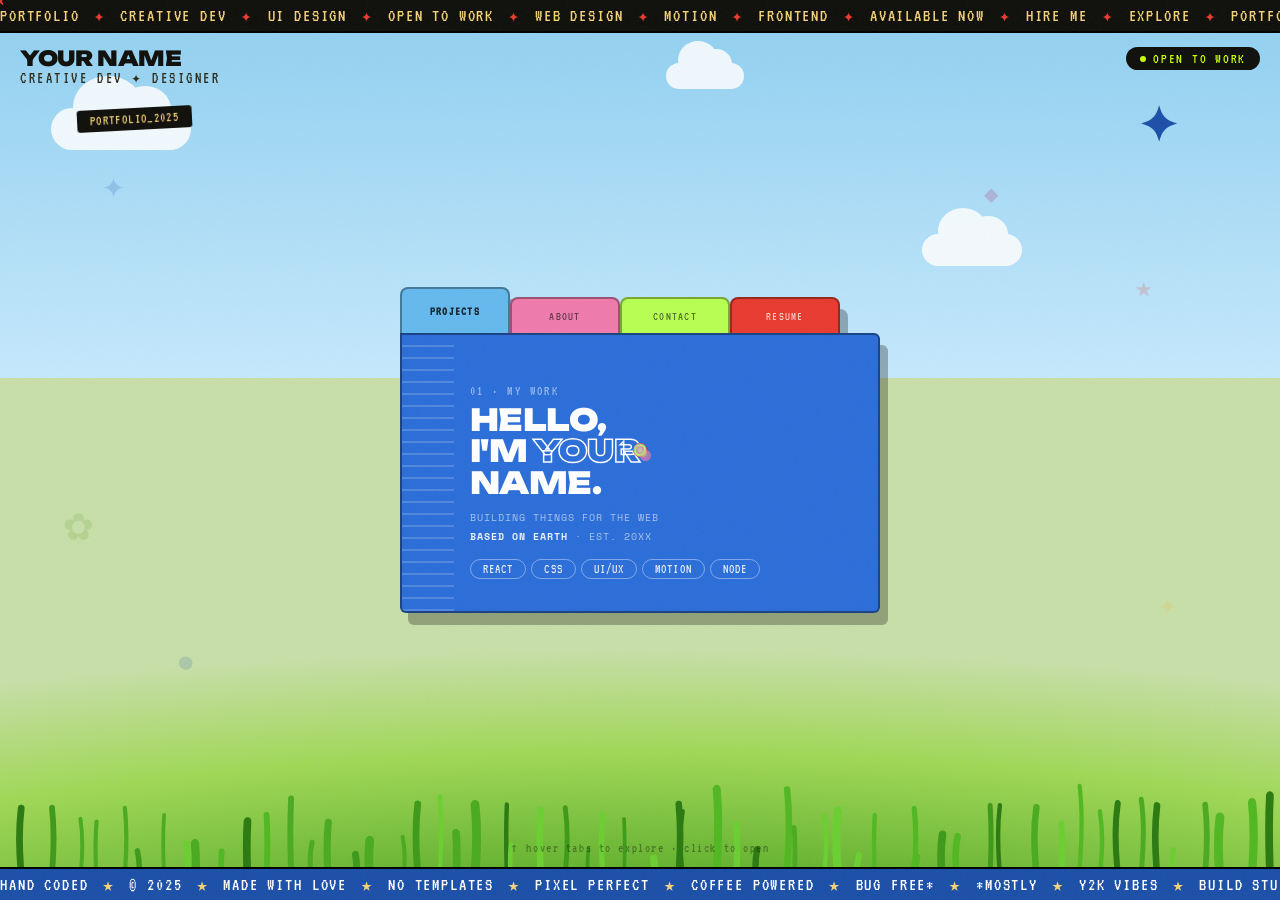
<file: index.html>
<!DOCTYPE html>
<html lang="en">
<head>
<meta charset="UTF-8"/>
<meta name="viewport" content="width=device-width, initial-scale=1.0"/>
<title>Portfolio ✦</title>
<link rel="icon" type="image/x-icon" href="assets/favicon.ico">
<link href="https://fonts.googleapis.com/css2?family=Archivo+Black&family=Space+Mono:ital,wght@0,400;0,700;1,400&family=VT323&family=Unbounded:wght@400;700;900&display=swap" rel="stylesheet"/>
<script src="https://cdnjs.cloudflare.com/ajax/libs/gsap/3.12.5/gsap.min.js"></script>
<link rel="stylesheet" href="styles/styles.css">
</head>
<body>
 
<!-- GRAIN -->
<div id="grain"></div>
 
<!-- CUSTOM CURSOR -->
<div id="cursor">
  <svg viewBox="0 0 24 24" fill="none" xmlns="http://www.w3.org/2000/svg">
    <path d="M12 2L13.5 9.5L21 8L15 13.5L18.5 21L12 16.5L5.5 21L9 13.5L3 8L10.5 9.5Z"
      fill="#e83a2f" stroke="#0e0e0a" stroke-width="1.5"/>
  </svg>
</div>
 
<!-- SCENE BG -->
<div class="scene-bg">
  <div class="sky-layer" id="sky"></div>
  <div class="grass-layer"></div>
  <div class="cloud c1"></div>
  <div class="cloud c2"></div>
  <div class="cloud c3"></div>
</div>
 
<!-- SVG GRASS BLADES -->
<svg id="grass-svg" viewBox="0 0 1440 120" preserveAspectRatio="none" xmlns="http://www.w3.org/2000/svg">
  <!-- generate many blades via script -->
</svg>
 
<!-- FLOATING DOODLES (parallax) -->
<div class="doodle" id="d1" style="font-size:2.4rem;color:#1a4fa8;opacity:0.18;top:18%;left:8%;">✦</div>
<div class="doodle" id="d2" style="font-size:1.8rem;color:#e83a2f;opacity:0.2;top:30%;right:10%;">★</div>
<div class="doodle" id="d3" style="font-size:3rem;color:#3d8a00;opacity:0.14;top:55%;left:5%;">✿</div>
<div class="doodle" id="d4" style="font-size:1.5rem;color:#b5256e;opacity:0.22;top:20%;right:22%;">◆</div>
<div class="doodle" id="d5" style="font-size:2rem;color:#e8b84b;opacity:0.2;top:65%;right:8%;">✦</div>
<div class="doodle" id="d6" style="font-size:1.4rem;color:#1a4fa8;opacity:0.16;top:72%;left:14%;">●</div>
 
<!-- TOP MARQUEE -->
<div class="marquee-wrap">
  <div class="marquee-track" id="top-track"></div>
</div>
 
<div class="main">
  <div class="name-stamp">
    <div class="n1">YOUR NAME</div>
    <div class="n2">CREATIVE DEV ✦ DESIGNER</div>
  </div>
  <div class="status-chip"><span class="dot"></span>OPEN TO WORK</div>
 
  <div class="sticker stk-spin">✦</div>
  <div class="sticker stk-tag">PORTFOLIO_2025</div>
 
  <!-- FOLDER STACK -->
  <div class="folder-stack" id="folder-stack">
    <div class="tab-row" id="tab-row">
      <div class="tab tab-projects active" data-tab="projects"><span class="tab-label">PROJECTS</span></div>
      <div class="tab tab-about"    data-tab="about">   <span class="tab-label">ABOUT</span></div>
      <div class="tab tab-contact"  data-tab="contact"> <span class="tab-label">CONTACT</span></div>
      <div class="tab tab-resume"   data-tab="resume">  <span class="tab-label">RESUME</span></div>
    </div>
 
    <div class="folder-body active-projects" id="folder-body">
 
      <div class="panel active" data-panel="projects">
        <span class="panel-tag">01 · MY WORK</span>
        <div class="panel-title">HELLO,<br/>I'M <span class="inv">YOUR</span><br/>NAME.</div>
        <p class="panel-sub">BUILDING THINGS FOR THE WEB<br/><b>BASED ON EARTH</b> · EST. 20XX</p>
        <div class="panel-badges">
          <span class="panel-badge">REACT</span>
          <span class="panel-badge">CSS</span>
          <span class="panel-badge">UI/UX</span>
          <span class="panel-badge">MOTION</span>
          <span class="panel-badge">NODE</span>
        </div>
      </div>
 
      <div class="panel" data-panel="about">
        <div class="wip-stamp">COMING SOON</div>
        <span class="panel-tag">02 · ABOUT ME</span>
        <div class="panel-title">WHO<br/>AM <span class="inv">I?</span></div>
        <p class="panel-sub">DESIGNER · DEVELOPER · HUMAN<br/><b>PAGE UNDER CONSTRUCTION</b></p>
      </div>
 
      <div class="panel" data-panel="contact">
        <div class="wip-stamp">COMING SOON</div>
        <span class="panel-tag">03 · CONTACT</span>
        <div class="panel-title">SAY<br/><span class="inv">HELLO</span></div>
        <p class="panel-sub">DROP ME A LINE ANYTIME<br/><b>PAGE UNDER CONSTRUCTION</b></p>
      </div>
 
      <div class="panel" data-panel="resume">
        <div class="wip-stamp">COMING SOON</div>
        <span class="panel-tag">04 · RESUME</span>
        <div class="panel-title">MY<br/><span class="inv">CV</span></div>
        <p class="panel-sub">EXPERIENCE · SKILLS · EDUCATION<br/><b>PAGE UNDER CONSTRUCTION</b></p>
      </div>
 
    </div>
  </div>
 
  <div class="sticker stk-hint">↑ hover tabs to explore · click to open</div>
</div>
 
<!-- BOTTOM MARQUEE -->
<div class="marquee-wrap bot">
  <div class="marquee-track" id="bot-track"></div>
</div>
 
<script>
/* ── MOBILE DETECTION ── */
const isMobile = () => {
  return window.matchMedia('(hover: none) and (pointer: coarse)').matches ||
         window.innerWidth < 768;
};

/* ═══════════════════════════════
   MARQUEE
═══════════════════════════════ */
const topItems = ['PORTFOLIO','CREATIVE DEV','UI DESIGN','OPEN TO WORK','WEB DESIGN','MOTION','FRONTEND','AVAILABLE NOW','HIRE ME','EXPLORE'];
const botItems = ['HAND CODED','© 2025','MADE WITH LOVE','NO TEMPLATES','PIXEL PERFECT','COFFEE POWERED','BUG FREE*','*MOSTLY','Y2K VIBES','BUILD STUFF'];
function buildTrack(items, star) {
  return (items.map(t =>
    `<span class="marquee-item"><span class="t">${t}</span><span class="s">${star}</span></span>`
  ).join('')).repeat(2);
}
document.getElementById('top-track').innerHTML = buildTrack(topItems,'✦');
document.getElementById('bot-track').innerHTML  = buildTrack(botItems,'★');
 
/* ═══════════════════════════════
   GRASS BLADES SVG
═══════════════════════════════ */
(function buildGrass() {
  const svg = document.getElementById('grass-svg');
  const count = 60;
  const colors = ['#2a7a10','#3d9a18','#50b820','#6acf30','#4aaa20'];
  let html = '';
  for (let i = 0; i < count; i++) {
    const x     = (i / count) * 1440 + Math.random() * 20;
    const h     = 40 + Math.random() * 70;
    const w     = 4 + Math.random() * 6;
    const color = colors[Math.floor(Math.random() * colors.length)];
    const delay = (Math.random() * 3).toFixed(2);
    const dur   = (2.5 + Math.random() * 2).toFixed(2);
    const bend  = (Math.random() > 0.5 ? 1 : -1) * (3 + Math.random() * 8);
    html += `<path class="blade" d="M${x},120 Q${x + bend},${120 - h * 0.6} ${x + bend * 0.4},${120 - h}"
      stroke="${color}" stroke-width="${w}" fill="none" stroke-linecap="round"
      style="animation-delay:${delay}s;animation-duration:${dur}s;transform-origin:${x}px 120px"/>`;
  }
  svg.innerHTML = html;
})();

/* ═══════════════════════════════
   CUSTOM CURSOR (Desktop Only)
═══════════════════════════════ */
if (!isMobile()) {
  const cursor = document.getElementById('cursor');
  let mx = window.innerWidth/2, my = window.innerHeight/2;

  document.addEventListener('mousemove', e => {
    mx = e.clientX; my = e.clientY;
    gsap.to(cursor, { x: mx, y: my, duration: 0.12, ease: 'power2.out' });
  });

  /* ═══════════════════════════════
     CURSOR TRAIL (Desktop Only)
  ═══════════════════════════════ */
  const TRAIL_COUNT = 12;
  const trailColors = ['#e83a2f','#f5d278','#5ba8d8','#b8ff50','#f07aad','#ffffff'];
  const trailDots = [];

  for (let i = 0; i < TRAIL_COUNT; i++) {
    const dot = document.createElement('div');
    dot.className = 'trail-dot';
    const size = 14 - i * 0.8;
    dot.style.cssText = `width:${size}px;height:${size}px;background:${trailColors[i % trailColors.length]};opacity:${0.9 - i * 0.06};`;
    document.body.appendChild(dot);
    trailDots.push({ el: dot, x: mx, y: my });
  }

  function animateTrail() {
    let lx = mx, ly = my;
    trailDots.forEach((t, i) => {
      const speed = 0.28 - i * 0.015;
      t.x += (lx - t.x) * speed;
      t.y += (ly - t.y) * speed;
      gsap.set(t.el, { x: t.x, y: t.y });
      lx = t.x; ly = t.y;
    });
    requestAnimationFrame(animateTrail);
  }
  animateTrail();

  /* cursor scale on hover interactive elements */
  document.querySelectorAll('.tab, .panel-badge, .marquee-wrap, .name-stamp, .status-chip').forEach(el => {
    el.addEventListener('mouseenter', () => gsap.to(cursor, { scale: 1.8, duration: 0.2 }));
    el.addEventListener('mouseleave', () => gsap.to(cursor, { scale: 1,   duration: 0.2 }));
  });
}

/* ═══════════════════════════════
   PARALLAX DOODLES
═══════════════════════════════ */
const doodles = [
  { el: document.getElementById('d1'), sx: 0.018, sy: 0.012 },
  { el: document.getElementById('d2'), sx:-0.022, sy: 0.015 },
  { el: document.getElementById('d3'), sx: 0.012, sy:-0.018 },
  { el: document.getElementById('d4'), sx:-0.016, sy: 0.010 },
  { el: document.getElementById('d5'), sx: 0.020, sy:-0.012 },
  { el: document.getElementById('d6'), sx:-0.010, sy: 0.020 },
];
let px = 0, py = 0;
document.addEventListener('mousemove', e => {
  px = e.clientX - window.innerWidth  / 2;
  py = e.clientY - window.innerHeight / 2;
});
(function animateDoodles() {
  doodles.forEach(d => {
    gsap.to(d.el, {
      x: px * d.sx * 40,
      y: py * d.sy * 40,
      duration: 1.8, ease: 'power1.out'
    });
  });
  requestAnimationFrame(animateDoodles);
})();
 
/* ═══════════════════════════════
   FOLDER STACK MOUSE TILT
═══════════════════════════════ */
const stack = document.getElementById('folder-stack');
stack.addEventListener('mousemove', e => {
  const r   = stack.getBoundingClientRect();
  const rx  = ((e.clientX - r.left) / r.width  - 0.5) * 6;
  const ry  = ((e.clientY - r.top)  / r.height - 0.5) * -5;
  gsap.to(stack, { rotateY: rx, rotateX: ry, duration: 0.4, ease: 'power2.out', transformPerspective: 800 });
});
stack.addEventListener('mouseleave', () => {
  gsap.to(stack, { rotateY: 0, rotateX: 0, duration: 0.7, ease: 'elastic.out(1, 0.5)' });
});
 
/* ═══════════════════════════════
   SKY TINT ON TAB SWITCH
═══════════════════════════════ */
const skyTints = {
  projects: 'linear-gradient(180deg, #8ecff0 0%, #d0eeff 100%)',
  about:    'linear-gradient(180deg, #f8c0d8 0%, #fde8f0 100%)',
  contact:  'linear-gradient(180deg, #a8e8a0 0%, #d8f8d0 100%)',
  resume:   'linear-gradient(180deg, #f8a090 0%, #fdd8d0 100%)',
};
 
/* ═══════════════════════════════
   ENTRANCE ANIMATION
═══════════════════════════════ */
const tl = gsap.timeline({ defaults: { ease: 'power3.out' } });
tl.from('.cloud',       { opacity:0, duration:1.5, stagger:0.2 }, 0)
  .from('#grass-svg .blade', { scaleY:0, duration:1.2, stagger:0.01, ease:'back.out(1.4)', transformOrigin:'bottom center' }, 0.2)
  .from(doodles.map(d=>d.el), { scale:0, opacity:0, duration:0.5, stagger:0.08, ease:'back.out(2)' }, 0.3)
  .from('.name-stamp',  { x:-40,  opacity:0, duration:0.7 }, 0.3)
  .from('.status-chip', { x:40,   opacity:0, duration:0.7 }, 0.3)
  .from('.stk-tag',     { scale:0, opacity:0, duration:0.5, ease:'back.out(2)' }, 0.5)
  .from('.stk-spin',    { scale:0, opacity:0, duration:0.5, ease:'back.out(2)' }, 0.6)
  .from('.tab',         { y:-30, opacity:0, duration:0.5, stagger:0.1, ease:'back.out(1.6)' }, 0.65)
  .from('.folder-body', { y:50, opacity:0, duration:0.7, ease:'back.out(1.3)' }, 0.75)
  .from('.stk-hint',    { opacity:0, duration:0.6 }, 1.2);
 
/* ═══════════════════════════════
   TABS
═══════════════════════════════ */
const tabs   = document.querySelectorAll('.tab');
const panels = document.querySelectorAll('.panel');
const body   = document.getElementById('folder-body');
const tabRow = document.getElementById('tab-row');
const sky    = document.getElementById('sky');
 
gsap.set(document.querySelector('.panel[data-panel="projects"]'), { opacity:1, y:0 });
 
let currentKey = 'projects';
 
function activateTab(key) {
  if (key === currentKey) return;
  currentKey = key;
 
  tabs.forEach(t => t.classList.remove('active'));
  const activeTab = document.querySelector(`.tab[data-tab="${key}"]`);
  if (activeTab) activeTab.classList.add('active');
 
  body.className = `folder-body active-${key}`;
 
  // folder wiggle
  gsap.fromTo(stack,
    { x: -4 },
    { x: 0, duration: 0.4, ease: 'elastic.out(1, 0.4)' }
  );
 
  // panel swap
  const outPanel = document.querySelector('.panel.active');
  const inPanel  = document.querySelector(`.panel[data-panel="${key}"]`);
  if (outPanel) { gsap.killTweensOf(outPanel); gsap.set(outPanel, { opacity:0, y:-10 }); outPanel.classList.remove('active'); }
  gsap.killTweensOf(inPanel);
  inPanel.classList.add('active');
  gsap.fromTo(inPanel, { opacity:0, y:18 }, { opacity:1, y:0, duration:0.4, ease:'power3.out' });
}
 
tabs.forEach(tab => tab.addEventListener('mouseenter', () => activateTab(tab.dataset.tab)));
tabRow.addEventListener('mouseleave', () => activateTab('projects'));
 
tabs.forEach(tab => {
  tab.addEventListener('click', () => {
    const hrefs = { about:'about.html', contact:'contact.html', resume:'resume.html' };
    if (hrefs[tab.dataset.tab]) {
      gsap.to('.folder-stack', {
        y:-20, opacity:0, duration:0.3, ease:'power2.in',
        onComplete: () => { window.location.href = hrefs[tab.dataset.tab]; }
      });
    }
  });
});
</script>

<script>
/* ═══════════════════════════════
   MOBILE SPECIFIC ENHANCEMENTS
═══════════════════════════════ */

/* Mobile touch feedback */
if (isMobile()) {
  /* Hide custom cursor elements */
  const cursor = document.getElementById('cursor');
  if (cursor) cursor.style.display = 'none';
  document.querySelectorAll('.trail-dot').forEach(d => d.remove());
  
  /* Add touch feedback to tabs and interactive elements */
  document.querySelectorAll('.tab, .panel-badge, .name-stamp, .status-chip').forEach(el => {
    el.addEventListener('touchstart', () => {
      gsap.to(el, { scale: 0.95, duration: 0.1 });
    });
    el.addEventListener('touchend', () => {
      gsap.to(el, { scale: 1, duration: 0.2, ease: 'back.out(1.5)' });
    });
  });
  
  /* Make hint text more visible on mobile */
  const hint = document.querySelector('.stk-hint');
  if (hint) {
    hint.textContent = 'Tap tabs to explore · Tap to open';
  }
}
</script>
</body>
</html>
</file>
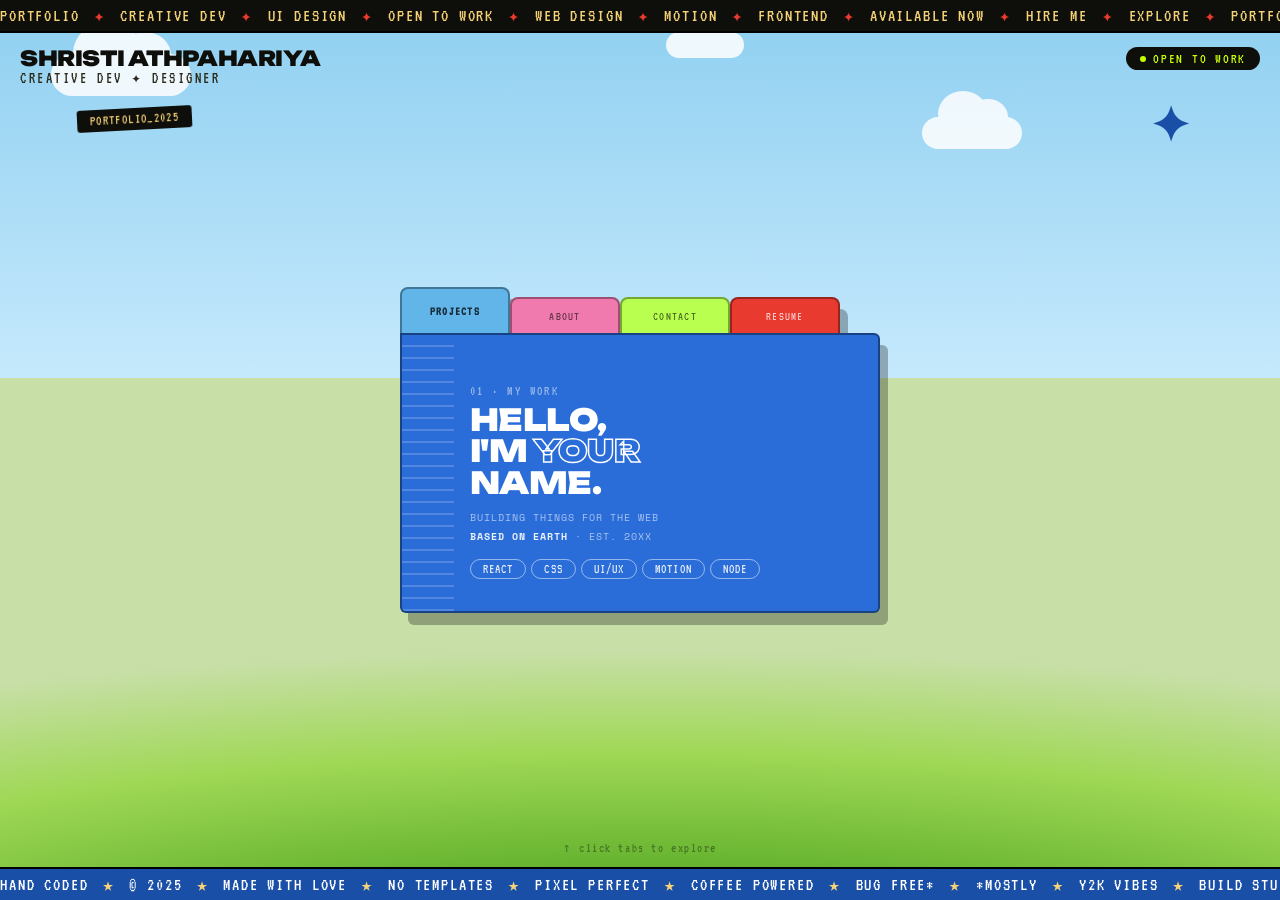
<file: main/index.html>
<!DOCTYPE html>
<html lang="en">
<head>
<meta charset="UTF-8"/>
<meta name="viewport" content="width=device-width, initial-scale=1.0"/>
<title>Portfolio ✦</title>
<link href="https://fonts.googleapis.com/css2?family=Archivo+Black&family=Space+Mono:ital,wght@0,400;0,700;1,400&family=VT323&family=Unbounded:wght@400;700;900&display=swap" rel="stylesheet"/>
<style>
  :root {
    --bg:          #c8dfa8;
    --sky1:        #8ecff0;
    --sky2:        #d0eeff;
    --grass1:      #3e8c18;
    --grass2:      #9fd855;
    --folder-bg:   #2a6dd9;
    --folder-dark: #1a4fa8;
    --cream:       #f5f0df;
    --text-dark:   #0e0e0a;
    --text-mid:    #2a2a1a;
    --tab-h:       36px;   /* height of the peeking tab */
    --tab-w:       110px;  /* width of each tab */
    --folder-w:    480px;
    --folder-h:    280px;
  }

  *, *::before, *::after { margin:0; padding:0; box-sizing:border-box; }

  body {
    font-family: 'Space Mono', monospace;
    height: 100vh;
    overflow: hidden;
    display: flex;
    flex-direction: column;
    position: relative;
  }

  /* ── SCENE ── */
  .scene-bg { position:fixed; inset:0; z-index:0; }
  .sky-layer {
    position:absolute; top:0; left:0; right:0; height:50%;
    background: linear-gradient(180deg, var(--sky1) 0%, var(--sky2) 100%);
  }
  .grass-layer {
    position:absolute; bottom:0; left:0; right:0; height:58%;
    background: radial-gradient(ellipse 140% 80% at 50% 120%,
      var(--grass1) 0%, #5aac28 28%, var(--grass2) 60%, var(--bg) 85%);
  }
  /* clouds */
  .cloud { position:absolute; background:#fff; border-radius:50px; opacity:.85; }
  .cloud::before,.cloud::after { content:''; position:absolute; background:#fff; border-radius:50%; }
  .c1 { width:140px; height:42px; top:12%; left:4%; animation:drift 28s linear infinite; }
  .c1::before { width:70px; height:62px; top:-32px; left:22px; }
  .c1::after  { width:52px; height:46px; top:-22px; left:68px; }
  .c2 { width:100px; height:32px; top:26%; left:72%; animation:drift 34s linear infinite 12s; }
  .c2::before { width:50px; height:46px; top:-26px; left:16px; }
  .c2::after  { width:40px; height:36px; top:-18px; left:46px; }
  .c3 { width:78px; height:26px; top:7%; left:52%; animation:drift 21s linear infinite 6s; }
  .c3::before { width:40px; height:38px; top:-22px; left:12px; }
  .c3::after  { width:32px; height:30px; top:-14px; left:36px; }
  @keyframes drift { from{transform:translateX(-200px)} to{transform:translateX(110vw)} }

  /* ── MARQUEE ── */
  .marquee-wrap {
    position:relative; z-index:10; overflow:hidden;
    background:#0e0e0a; border-bottom:2.5px solid #000; flex-shrink:0;
  }
  .marquee-wrap.bot {
    border-bottom:none; border-top:2.5px solid #000;
    background:#1a4fa8;
  }
  .marquee-track { display:flex; width:max-content; animation:mscroll 22s linear infinite; }
  .marquee-wrap.bot .marquee-track { animation-direction:reverse; animation-duration:17s; }
  @keyframes mscroll { from{transform:translateX(0)} to{transform:translateX(-50%)} }
  .marquee-item {
    display:inline-flex; align-items:center;
    font-family:'VT323',monospace; font-size:1.15rem;
    letter-spacing:.1em; padding:5px 0; white-space:nowrap;
  }
  .marquee-item .t { color:#f5d278; }
  .marquee-wrap.bot .marquee-item .t { color:#fff; }
  .marquee-item .s { color:#e83a2f; padding:0 14px; }
  .marquee-wrap.bot .marquee-item .s { color:#f5d278; }

  /* ── MAIN AREA ── */
  .main {
    flex:1; position:relative; z-index:5;
    display:flex; align-items:center; justify-content:center;
    overflow:hidden; min-height:0;
  }

  /* corner labels */
  .name-stamp { position:absolute; top:14px; left:20px; z-index:20; line-height:1.1; }
  .name-stamp .n1 {
    font-family:'Unbounded',sans-serif; font-weight:900; font-size:1.3rem;
    color:var(--text-dark); letter-spacing:-.02em;
  }
  .name-stamp .n2 {
    font-family:'VT323',monospace; font-size:1rem;
    color:var(--text-mid); letter-spacing:.16em;
  }
  .status-chip {
    position:absolute; top:14px; right:20px; z-index:20;
    background:var(--text-dark); color:#c8ff00;
    font-family:'VT323',monospace; font-size:.9rem;
    padding:4px 14px; border-radius:99px; letter-spacing:.12em;
    display:flex; align-items:center; gap:7px;
  }
  .status-chip .dot {
    width:6px; height:6px; border-radius:50%; background:#c8ff00;
    animation:blink 1.6s ease-in-out infinite;
  }
  @keyframes blink { 0%,100%{opacity:1} 50%{opacity:.15} }

  /* ── FOLDER STACK ── */
  /*
   * Layout (inspired by the Panasonic / satellites images):
   * The folder stack is a single block.
   * Each sub-tab sits ABOVE the main folder body, staggered horizontally.
   * The main folder body is below all tabs.
   * When a tab is hovered the tab highlights and we swap the main body content.
   */
  .folder-stack {
    position: relative;
    width: var(--folder-w);
    /* total height = tab row + folder body */
    display: flex;
    flex-direction: column;
    filter: drop-shadow(8px 12px 0 rgba(0,0,0,0.28));
  }

  /* ── TAB ROW ── */
  .tab-row {
    display: flex;
    align-items: flex-end; /* tabs rest on top of folder body */
    gap: 0;
    position: relative;
    z-index: 2;
  }

  .tab {
    width: var(--tab-w);
    height: var(--tab-h);
    border-radius: 8px 8px 0 0;
    border: 2px solid rgba(0,0,0,0.35);
    border-bottom: none;
    display: flex; align-items: center; justify-content: center;
    cursor: pointer;
    transition: height .25s ease, filter .2s;
    position: relative;
    flex-shrink: 0;
    user-select: none;
  }
  /* active tab is taller */
  .tab.active { height: calc(var(--tab-h) + 10px); filter: brightness(1.08); }
  /* tiny inner label */
  .tab-label {
    font-family: 'VT323', monospace;
    font-size: .78rem;
    letter-spacing: .1em;
    color: rgba(0,0,0,0.55);
    text-transform: uppercase;
    pointer-events: none;
    white-space: nowrap;
  }
  .tab.active .tab-label { color: rgba(0,0,0,0.75); font-weight:700; }

  /* tab colors */
  .tab-projects { background: #5ba8d8; }
  .tab-about    { background: #f07aad; }
  .tab-contact  { background: #b8ff50; }
  .tab-resume   { background: #e83a2f; }
  .tab-resume .tab-label { color: rgba(255,255,255,0.7); }
  .tab-resume.active .tab-label { color: #fff; }

  /* ── FOLDER BODY ── */
  .folder-body {
    width: 100%;
    height: var(--folder-h);
    background: var(--folder-bg);
    border: 2.5px solid rgba(0,0,0,0.4);
    border-radius: 0 6px 6px 6px;
    position: relative;
    z-index: 1;
    overflow: hidden;
  }

  /* lined texture */
  .folder-body::before {
    content:''; position:absolute; left:0; top:0; bottom:0; width:52px;
    background: repeating-linear-gradient(
      180deg,
      rgba(255,255,255,0) 0px, rgba(255,255,255,0) 10px,
      rgba(255,255,255,0.18) 10px, rgba(255,255,255,0.18) 12px
    );
    pointer-events:none; z-index:1;
  }

  /* ── PANELS inside folder body ── */
  .panel {
    position: absolute; inset: 0;
    display: flex; flex-direction: column;
    justify-content: flex-end;
    padding: 28px 32px 32px 68px;
    opacity: 0;
    transition: opacity .3s ease;
    pointer-events: none;
  }
  .panel.active { opacity: 1; pointer-events: all; }

  .panel-tag {
    font-family: 'VT323', monospace;
    font-size: .85rem; letter-spacing: .18em;
    color: rgba(255,255,255,0.5);
    text-transform: uppercase; margin-bottom: 6px;
  }
  .panel-title {
    font-family: 'Unbounded', sans-serif;
    font-weight: 900; font-size: 1.9rem;
    color: #fff; line-height: 1.05;
    letter-spacing: -.02em;
  }
  .panel-title .inv {
    color: transparent;
    -webkit-text-stroke: 1.5px #fff;
  }
  .panel-sub {
    font-family: 'Space Mono', monospace;
    font-size: .62rem; color: rgba(255,255,255,0.6);
    letter-spacing: .1em; line-height: 1.9;
    margin-top: 10px;
  }
  .panel-sub b { color: rgba(255,255,255,0.9); }
  .panel-badges {
    display: flex; flex-wrap: wrap; gap: 5px; margin-top: 12px;
  }
  .panel-badge {
    font-family: 'VT323', monospace; font-size: .85rem;
    padding: 2px 12px;
    border: 1.5px solid rgba(255,255,255,0.5);
    border-radius: 99px; color: rgba(255,255,255,0.85);
    letter-spacing: .08em;
  }

  /* folder body bg tints per active tab */
  .folder-body.active-projects { background: #2a6dd9; }
  .folder-body.active-about    { background: #b5256e; }
  .folder-body.active-contact  { background: #3d8a00; }
  .folder-body.active-resume   { background: #a01a10; }
  .folder-body { transition: background .3s ease; }

  /* WIP overlay for non-home panels */
  .wip-stamp {
    position: absolute; top: 50%; left: 50%;
    transform: translate(-50%, -50%) rotate(-12deg);
    font-family: 'Archivo Black', sans-serif;
    font-size: 3.5rem; letter-spacing: .15em;
    color: rgba(255,255,255,0.12);
    border: 6px solid rgba(255,255,255,0.12);
    padding: 8px 18px; border-radius: 6px;
    white-space: nowrap; pointer-events: none;
    text-transform: uppercase;
  }

  /* ── STICKERS ── */
  .sticker { position:absolute; z-index:20; pointer-events:none; user-select:none; }
  .stk-spin {
    top:8%; right:7%;
    font-family:'Unbounded',sans-serif; font-weight:900;
    font-size:3rem; color:#1a4fa8; line-height:1;
    animation:spin-slow 14s linear infinite;
  }
  @keyframes spin-slow { to{transform:rotate(360deg)} }
  .stk-tag {
    top:9%; left:6%;
    background:var(--text-dark); color:#f5d278;
    font-family:'VT323',monospace; font-size:.85rem;
    padding:4px 13px; letter-spacing:.1em;
    border-radius:3px; transform:rotate(-3deg);
  }
  .stk-hint {
    font-family:'VT323',monospace; font-size:.82rem;
    color:rgba(14,14,10,.38); letter-spacing:.12em;
    white-space:nowrap;
    position:absolute; bottom:12px; left:50%; transform:translateX(-50%);
    z-index:20;
    animation:fade-hint 3.5s ease-in-out infinite 1.5s;
  }
  @keyframes fade-hint { 0%,100%{opacity:.38} 50%{opacity:.8} }
</style>
</head>
<body>

<div class="scene-bg">
  <div class="sky-layer">
    <div class="cloud c1"></div>
    <div class="cloud c2"></div>
    <div class="cloud c3"></div>
  </div>
  <div class="grass-layer"></div>
</div>

<!-- TOP MARQUEE -->
<div class="marquee-wrap">
  <div class="marquee-track" id="top-track"></div>
</div>

<div class="main">

  <div class="name-stamp">
    <div class="n1">SHRISTI ATHPAHARIYA</div>
    <div class="n2">CREATIVE DEV ✦ DESIGNER</div>
  </div>
  <div class="status-chip"><span class="dot"></span>OPEN TO WORK</div>

  <div class="sticker stk-spin">✦</div>
  <div class="sticker stk-tag">PORTFOLIO_2025</div>

  <!-- FOLDER STACK -->
  <div class="folder-stack">

    <!-- TABS -->
    <div class="tab-row">
      <div class="tab tab-projects active" data-tab="projects">
        <span class="tab-label">PROJECTS</span>
      </div>
      <div class="tab tab-about" data-tab="about">
        <span class="tab-label">ABOUT</span>
      </div>
      <div class="tab tab-contact" data-tab="contact">
        <span class="tab-label">CONTACT</span>
      </div>
      <div class="tab tab-resume" data-tab="resume">
        <span class="tab-label">RESUME</span>
      </div>
    </div>

    <!-- FOLDER BODY -->
    <div class="folder-body active-projects" id="folder-body">

      <!-- PANEL: Projects (home / default) -->
      <div class="panel active" data-panel="projects">
        <span class="panel-tag">01 · MY WORK</span>
        <div class="panel-title">HELLO,<br/>I'M <span class="inv">YOUR</span><br/>NAME.</div>
        <p class="panel-sub">
          BUILDING THINGS FOR THE WEB<br/>
          <b>BASED ON EARTH</b> · EST. 20XX
        </p>
        <div class="panel-badges">
          <span class="panel-badge">REACT</span>
          <span class="panel-badge">CSS</span>
          <span class="panel-badge">UI/UX</span>
          <span class="panel-badge">MOTION</span>
          <span class="panel-badge">NODE</span>
        </div>
      </div>

      <!-- PANEL: About -->
      <div class="panel" data-panel="about">
        <div class="wip-stamp">COMING SOON</div>
        <span class="panel-tag">02 · ABOUT ME</span>
        <div class="panel-title">WHO<br/>AM <span class="inv">I?</span></div>
        <p class="panel-sub">
          DESIGNER · DEVELOPER · HUMAN<br/>
          <b>PAGE UNDER CONSTRUCTION</b>
        </p>
      </div>

      <!-- PANEL: Contact -->
      <div class="panel" data-panel="contact">
        <div class="wip-stamp">COMING SOON</div>
        <span class="panel-tag">03 · CONTACT</span>
        <div class="panel-title">SAY<br/><span class="inv">HELLO</span></div>
        <p class="panel-sub">
          DROP ME A LINE ANYTIME<br/>
          <b>PAGE UNDER CONSTRUCTION</b>
        </p>
      </div>

      <!-- PANEL: Resume -->
      <div class="panel" data-panel="resume">
        <div class="wip-stamp">COMING SOON</div>
        <span class="panel-tag">04 · RESUME</span>
        <div class="panel-title">MY<br/><span class="inv">CV</span></div>
        <p class="panel-sub">
          EXPERIENCE · SKILLS · EDUCATION<br/>
          <b>PAGE UNDER CONSTRUCTION</b>
        </p>
      </div>

    </div><!-- /folder-body -->

  </div><!-- /folder-stack -->

  <div class="sticker stk-hint">↑ click tabs to explore</div>

</div><!-- /main -->

<!-- BOTTOM MARQUEE -->
<div class="marquee-wrap bot">
  <div class="marquee-track" id="bot-track"></div>
</div>

<script>
  /* ── MARQUEE ── */
  const topItems = ['PORTFOLIO','CREATIVE DEV','UI DESIGN','OPEN TO WORK','WEB DESIGN','MOTION','FRONTEND','AVAILABLE NOW','HIRE ME','EXPLORE'];
  const botItems = ['HAND CODED','© 2025','MADE WITH LOVE','NO TEMPLATES','PIXEL PERFECT','COFFEE POWERED','BUG FREE*','*MOSTLY','Y2K VIBES','BUILD STUFF'];
  function buildTrack(items, star) {
    return (items.map(t =>
      `<span class="marquee-item"><span class="t">${t}</span><span class="s">${star}</span></span>`
    ).join('')).repeat(2);
  }
  document.getElementById('top-track').innerHTML = buildTrack(topItems,'✦');
  document.getElementById('bot-track').innerHTML  = buildTrack(botItems,'★');

  /* ── TABS ── */
  const tabs    = document.querySelectorAll('.tab');
  const panels  = document.querySelectorAll('.panel');
  const body    = document.getElementById('folder-body');

  tabs.forEach(tab => {
    tab.addEventListener('click', () => {
      const key = tab.dataset.tab;

      // update tabs
      tabs.forEach(t => t.classList.remove('active'));
      tab.classList.add('active');

      // update folder body bg
      body.className = `folder-body active-${key}`;

      // update panels
      panels.forEach(p => p.classList.remove('active'));
      document.querySelector(`.panel[data-panel="${key}"]`).classList.add('active');
    });
  });
</script>
</body>
</html>
</file>
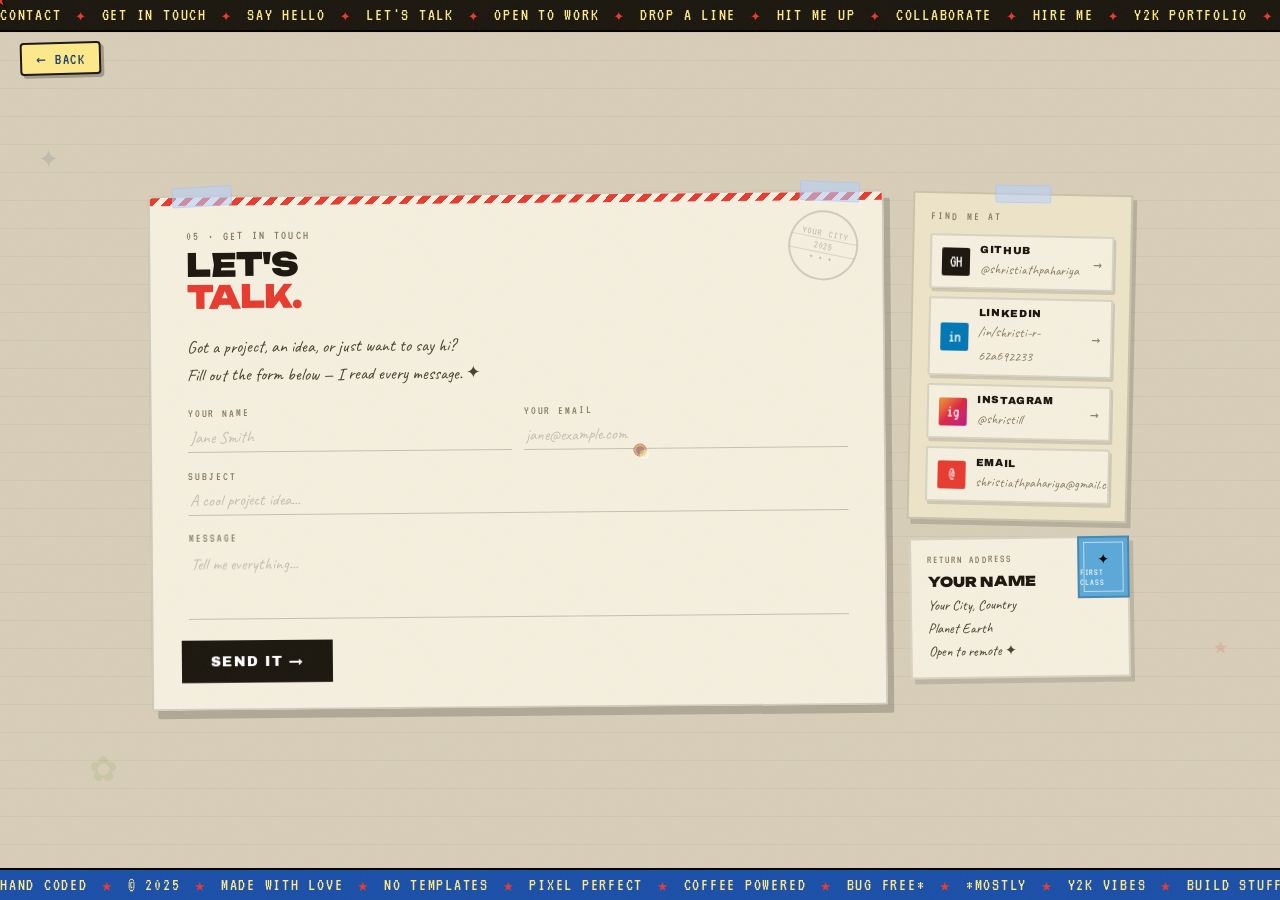
<file: contact.html>
<!DOCTYPE html>
<html lang="en">
<head>
<meta charset="UTF-8"/>
<meta name="viewport" content="width=device-width, initial-scale=1.0"/>
<title>Contact — Portfolio ✦</title>
<link rel="icon" type="image/png" href="/assets/favicon.ico"/>
<link href="https://fonts.googleapis.com/css2?family=Archivo+Black&family=Space+Mono:ital,wght@0,400;0,700;1,400&family=VT323&family=Unbounded:wght@400;700;900&family=Caveat:wght@400;600;700&display=swap" rel="stylesheet"/>
<script src="https://cdnjs.cloudflare.com/ajax/libs/gsap/3.12.5/gsap.min.js"></script>
<link rel="stylesheet" href="styles/contact.css"/>
</head>
<body>

<div id="grain"></div>
<div id="cursor">
  <svg viewBox="0 0 24 24" fill="none" xmlns="http://www.w3.org/2000/svg">
    <path d="M12 2L13.5 9.5L21 8L15 13.5L18.5 21L12 16.5L5.5 21L9 13.5L3 8L10.5 9.5Z" fill="#e83a2f" stroke="#0e0e0a" stroke-width="1.5"/>
  </svg>
</div>

<!-- doodles -->
<div class="doodle" id="d1" style="font-size:2.2rem;color:#1a3a6a;opacity:0.12;top:15%;left:3%;">✦</div>
<div class="doodle" id="d2" style="font-size:1.6rem;color:#e83a2f;opacity:0.15;top:70%;right:4%;">★</div>
<div class="doodle" id="d3" style="font-size:2.8rem;color:#3d8a00;opacity:0.1;bottom:12%;left:7%;">✿</div>

<!-- MARQUEE -->
<div class="marquee-wrap">
  <div class="marquee-track" id="m-track"></div>
</div>

<a class="back-btn" href="index.html">← BACK</a>

<div class="main">
  <div class="envelope-scene" id="scene">

    <!-- ── LETTER / FORM ── -->
    <div class="letter" id="letter">
      <div class="tape-strip tape-tl"></div>
      <div class="tape-strip tape-tr"></div>

      <div class="postmark">
        <span class="pm-city">YOUR CITY</span>
        <span class="pm-date">2025</span>
        <span class="pm-lines">✦ ✦ ✦</span>
      </div>

      <div class="letter-header">
        <span class="eyebrow">05 · GET IN TOUCH</span>
        <h1>LET'S<br/><span>TALK.</span></h1>
      </div>

      <p class="letter-greeting">
        Got a project, an idea, or just want to say hi?<br/>
        Fill out the form below — I read every message. ✦
      </p>

      <form class="form" id="contact-form" action="https://formsubmit.co/shristiathpahariya@gmail.com" method="POST">
        <input type="hidden" name="_subject" value="New Contact Form Submission">
        <input type="hidden" name="_captcha" value="false">
        <input type="hidden" name="_template" value="table">
        <div class="field-row">
          <div class="field">
            <label>Your Name</label>
            <input type="text" name="name" placeholder="Jane Smith" required/>
            <div class="field-underline"></div>
          </div>
          <div class="field">
            <label>Your Email</label>
            <input type="email" name="email" placeholder="jane@example.com" required/>
            <div class="field-underline"></div>
          </div>
        </div>
        <div class="field">
          <label>Subject</label>
          <input type="text" name="subject" placeholder="A cool project idea..." required/>
          <div class="field-underline"></div>
        </div>
        <div class="field">
          <label>Message</label>
          <textarea name="message" placeholder="Tell me everything..." required></textarea>
          <div class="field-underline"></div>
        </div>

        <div style="display:flex;align-items:center;gap:16px;flex-wrap:wrap;">
          <button type="submit" class="send-btn" id="send-btn"><span>SEND IT →</span></button>
          <div class="send-success" id="send-success">
            ✦ Message sent! I'll be in touch soon.
          </div>
        </div>
      </form>
    </div>

    <!-- ── SIDEBAR ── -->
    <div class="sidebar" id="sidebar">

      <!-- SOCIALS -->
      <div class="stamp-card">
        <div class="tape-strip" style="top:-10px;left:50%;transform:translateX(-50%);width:56px;height:18px;"></div>
        <span class="stamp-card-title">FIND ME AT</span>
        <div class="social-stamps">

          <a class="social-stamp gh" href="https://github.com/shristiathpahariya" target="_blank">
            <div class="stamp-icon">GH</div>
            <div class="stamp-info">
              <span class="stamp-name">GitHub</span>
              <span class="stamp-handle">@shristiathpahariya</span>
            </div>
            <span class="stamp-arrow">→</span>
          </a>

          <a class="social-stamp li" href="https://www.linkedin.com/in/shristi-r-62a692233/" target="_blank">
            <div class="stamp-icon">in</div>
            <div class="stamp-info">
              <span class="stamp-name">LinkedIn</span>
              <span class="stamp-handle">/in/shristi-r-62a692233</span>
            </div>
            <span class="stamp-arrow">→</span>
          </a>

          <a class="social-stamp ig" href="https://instagram.com/shristill" target="_blank">
            <div class="stamp-icon">ig</div>
            <div class="stamp-info">
              <span class="stamp-name">Instagram</span>
              <span class="stamp-handle">@shristill</span>
            </div>
            <span class="stamp-arrow">→</span>
          </a>

          <a class="social-stamp em" href="mailto:shristiathpahariya@gmail.com">
            <div class="stamp-icon">@</div>
            <div class="stamp-info">
              <span class="stamp-name">Email</span>
              <span class="stamp-handle">shristiathpahariya@gmail.com</span>
            </div>
            <span class="stamp-arrow">→</span>
          </a>

        </div>
      </div>

      <!-- ADDRESS -->
      <div class="address-card">
        <div class="postage">
          <div class="postage-inner">
            <span class="postage-emoji">✦</span>
            <span class="postage-val">FIRST CLASS</span>
          </div>
        </div>
        <span class="addr-label">RETURN ADDRESS</span>
        <div class="addr-name">YOUR NAME</div>
        <div class="addr-line">
          Your City, Country<br/>
          Planet Earth<br/>
          Open to remote ✦
        </div>
      </div>

    </div>
  </div>
</div>

<!-- BOTTOM MARQUEE -->
<div class="marquee-wrap" style="border-bottom:none;border-top:2.5px solid #000;background:#1a4fa8;">
  <div class="marquee-track" id="bot-track" style="animation-direction:reverse;animation-duration:17s;"></div>
</div>

<script>
/* ── MOBILE DETECTION ── */
const isMobile = () => {
  return window.matchMedia('(hover: none) and (pointer: coarse)').matches ||
         window.innerWidth < 768;
};

/* ── MARQUEE ── */
const topI = ['CONTACT','GET IN TOUCH','SAY HELLO','LET\'S TALK','OPEN TO WORK','DROP A LINE','HIT ME UP','COLLABORATE','HIRE ME','Y2K PORTFOLIO'];
const botI = ['HAND CODED','© 2025','MADE WITH LOVE','NO TEMPLATES','PIXEL PERFECT','COFFEE POWERED','BUG FREE*','*MOSTLY','Y2K VIBES','BUILD STUFF'];
function buildTrack(items, star) {
  return (items.map(t => `<span class="marquee-item"><span class="t">${t}</span><span class="s">${star}</span></span>`).join('')).repeat(2);
}
document.getElementById('m-track').innerHTML   = buildTrack(topI,'✦');
document.getElementById('bot-track').innerHTML = buildTrack(botI,'★');

/* ── CURSOR + TRAIL (Desktop Only) ── */
if (!isMobile()) {
  const cursor = document.getElementById('cursor');
  let mx = window.innerWidth/2, my = window.innerHeight/2;
  document.addEventListener('mousemove', e => {
    mx=e.clientX; my=e.clientY;
    gsap.to(cursor, { x:mx, y:my, duration:.12, ease:'power2.out' });
  });
  const TC=10, trailColors=['#e83a2f','#f5d278','#5ba8d8','#b8ff50','#f07aad','#fff'];
  const dots=[];
  for(let i=0;i<TC;i++){
    const d=document.createElement('div'); d.className='trail-dot';
    const sz=13-i*.9;
    d.style.cssText=`width:${sz}px;height:${sz}px;background:${trailColors[i%trailColors.length]};opacity:${.85-i*.07}`;
    document.body.appendChild(d); dots.push({el:d,x:mx,y:my});
  }
  (function trail(){
    let lx=mx,ly=my;
    dots.forEach((t,i)=>{ const s=.28-i*.018; t.x+=(lx-t.x)*s; t.y+=(ly-t.y)*s; gsap.set(t.el,{x:t.x,y:t.y}); lx=t.x;ly=t.y; });
    requestAnimationFrame(trail);
  })();
  document.querySelectorAll('.social-stamp,.send-btn,.back-btn,.field input,.field textarea').forEach(el=>{
    el.addEventListener('mouseenter',()=>gsap.to(cursor,{scale:1.7,duration:.2}));
    el.addEventListener('mouseleave',()=>gsap.to(cursor,{scale:1,duration:.2}));
  });

  /* ── PARALLAX DOODLES (Desktop Only) ── */
  const doodles=[
    {el:document.getElementById('d1'),sx:.018,sy:.012},
    {el:document.getElementById('d2'),sx:-.022,sy:.015},
    {el:document.getElementById('d3'),sx:.012,sy:-.018},
  ];
  let px=0,py=0;
  document.addEventListener('mousemove',e=>{ px=e.clientX-window.innerWidth/2; py=e.clientY-window.innerHeight/2; });
  (function animD(){
    doodles.forEach(d=>gsap.to(d.el,{x:px*d.sx*40,y:py*d.sy*40,duration:1.8,ease:'power1.out'}));
    requestAnimationFrame(animD);
  })();

  /* ── LETTER TILT ON MOUSE (Desktop Only) ── */
  const letter = document.getElementById('letter');
  letter.addEventListener('mousemove', e => {
    const r  = letter.getBoundingClientRect();
    const rx = ((e.clientX-r.left)/r.width  - .5) * 4;
    const ry = ((e.clientY-r.top) /r.height - .5) * -3;
    gsap.to(letter,{rotateY:rx,rotateX:ry,duration:.4,ease:'power2.out',transformPerspective:900});
  });
  letter.addEventListener('mouseleave',()=>{
    gsap.to(letter,{rotateY:0,rotateX:0,rotation:-.5,duration:.7,ease:'elastic.out(1,.5)'});
  });
}

/* ── ENTRANCE (Mobile Optimized) ── */
const tl = gsap.timeline({ defaults:{ ease:'power3.out' } });
tl.from('#letter',  { x:-60, opacity:0, rotation:-2, duration:.8, ease:'back.out(1.3)' }, .1)
  .from('.tape-strip', { scaleX:0, opacity:0, duration:.35, stagger:.08, ease:'back.out(1.8)' }, .7)
  .from('#sidebar > *', { x:40, opacity:0, duration:.6, stagger:.12, ease:'back.out(1.4)' }, .3)
  .from('.letter-header', { y:20, opacity:0, duration:.5 }, .6)
  .from('.letter-greeting', { y:15, opacity:0, duration:.5 }, .75)
  .from('.field', { y:12, opacity:0, duration:.4, stagger:.07 }, .85)
  .from('.send-btn', { scale:0, opacity:0, duration:.4, ease:'back.out(2)' }, 1.15);

/* ── SOCIAL STAMP HOVER (Desktop Only) ── */
if (!isMobile()) {
  document.querySelectorAll('.social-stamp').forEach(s=>{
    s.addEventListener('mouseenter',()=>gsap.to(s,{x:4,rotation:.5,duration:.2}));
    s.addEventListener('mouseleave',()=>gsap.to(s,{x:0,rotation:0,duration:.3,ease:'back.out(1.4)'}));
  });
}

/* ── TOUCH FEEDBACK (Mobile Only) ── */
if (isMobile()) {
  document.querySelectorAll('.social-stamp, .send-btn, .back-btn').forEach(el => {
    el.addEventListener('touchstart', () => {
      gsap.to(el, { scale: 0.95, duration: 0.1 });
    });
    el.addEventListener('touchend', () => {
      gsap.to(el, { scale: 1, duration: 0.2, ease: 'back.out(1.5)' });
    });
  });
}

/* ── FORM SUBMISSION ── */
document.getElementById('contact-form').addEventListener('submit', async (e) => {
  e.preventDefault();
  const form = e.target;
  const btn = document.getElementById('send-btn');
  const success = document.getElementById('send-success');
  
  // Animate button press
  gsap.to(btn, { scale:.95, duration:.1, yoyo:true, repeat:1 });
  
  // Submit via AJAX
  const formData = new FormData(form);
  const response = await fetch(form.action, {
    method: 'POST',
    body: formData,
    headers: { 'Accept': 'application/json' }
  });
  
  if (response.ok) {
    // Show success message
    btn.style.display='none';
    success.style.display='flex';
    gsap.from(success,{x:-10,opacity:0,duration:.4,ease:'back.out(1.8)'});
    form.reset();
  } else {
    alert('Oops! Something went wrong. Please try again.');
  }
});
</script>
</body>
</html>
</file>
<file: styles/styles.css>
:root {
    --bg:        #c8dfa8;
    --sky1:      #8ecff0;
    --sky2:      #d0eeff;
    --grass1:    #3e8c18;
    --grass2:    #9fd855;
    --folder-bg: #2a6dd9;
    --cream:     #f5f0df;
    --text-dark: #0e0e0a;
    --text-mid:  #2a2a1a;
    --tab-h:     36px;
    --tab-w:     110px;
    --folder-w:  480px;
    --folder-h:  280px;
  }
 
  *, *::before, *::after { margin:0; padding:0; box-sizing:border-box; }
 
  body {
    font-family: 'Space Mono', monospace;
    height: 100vh;
    overflow: hidden;
    display: flex;
    flex-direction: column;
    position: relative;
    cursor: none; /* hide default cursor — we have a custom one */
  }
 
  /* ── CUSTOM CURSOR ── */
  #cursor {
    position: fixed; z-index: 9999;
    width: 20px; height: 20px;
    pointer-events: none;
    transform: translate(-50%, -50%);
  }
  #cursor svg { width:100%; height:100%; }
 
  /* ── CURSOR TRAIL DOTS ── */
  .trail-dot {
    position: fixed; border-radius: 50%;
    pointer-events: none; z-index: 9998;
    transform: translate(-50%, -50%);
  }
 
  /* ── GRAIN OVERLAY ── */
  #grain {
    position: fixed; inset: 0; z-index: 9990;
    pointer-events: none;
    opacity: 0.055;
    background-image: url("data:image/svg+xml,%3Csvg viewBox='0 0 256 256' xmlns='http://www.w3.org/2000/svg'%3E%3Cfilter id='noise'%3E%3CfeTurbulence type='fractalNoise' baseFrequency='0.9' numOctaves='4' stitchTiles='stitch'/%3E%3C/filter%3E%3Crect width='100%25' height='100%25' filter='url(%23noise)'/%3E%3C/svg%3E");
    background-size: 200px 200px;
    animation: grain-shift 0.4s steps(1) infinite;
  }
  @keyframes grain-shift {
    0%  { background-position:   0%   0%; }
    20% { background-position:  40%  20%; }
    40% { background-position:  80%  60%; }
    60% { background-position:  20%  80%; }
    80% { background-position:  60%  40%; }
   100% { background-position: 100% 100%; }
  }
 
  /* ── SCENE ── */
  .scene-bg { position:fixed; inset:0; z-index:0; }
  .sky-layer {
    position:absolute; top:0; left:0; right:0; height:50%;
    background: linear-gradient(180deg, var(--sky1) 0%, var(--sky2) 100%);
    transition: background 1.2s ease;
  }
  .grass-layer {
    position:absolute; bottom:0; left:0; right:0; height:58%;
    background: radial-gradient(ellipse 140% 80% at 50% 120%,
      var(--grass1) 0%, #5aac28 28%, var(--grass2) 60%, var(--bg) 85%);
  }
 
  /* ── CLOUDS ── */
  .cloud { position:absolute; background:#fff; border-radius:50px; opacity:.85; }
  .cloud::before,.cloud::after { content:''; position:absolute; background:#fff; border-radius:50%; }
  .c1 { width:140px; height:42px; top:12%; left:4%; animation:drift 28s linear infinite; }
  .c1::before { width:70px; height:62px; top:-32px; left:22px; }
  .c1::after  { width:52px; height:46px; top:-22px; left:68px; }
  .c2 { width:100px; height:32px; top:26%; left:72%; animation:drift 34s linear infinite 12s; }
  .c2::before { width:50px; height:46px; top:-26px; left:16px; }
  .c2::after  { width:40px; height:36px; top:-18px; left:46px; }
  .c3 { width:78px; height:26px; top:7%; left:52%; animation:drift 21s linear infinite 6s; }
  .c3::before { width:40px; height:38px; top:-22px; left:12px; }
  .c3::after  { width:32px; height:30px; top:-14px; left:34px; }
  @keyframes drift { from{transform:translateX(-200px)} to{transform:translateX(110vw)} }
 
  /* ── SVG GRASS BLADES ── */
  #grass-svg {
    position: fixed; bottom: 0; left: 0; right: 0;
    z-index: 3; pointer-events: none;
    width: 100%; height: 120px;
  }
  .blade {
    transform-origin: bottom center;
    animation: sway 3s ease-in-out infinite;
  }
  @keyframes sway {
    0%,100% { transform: rotate(0deg); }
    50%     { transform: rotate(6deg); }
  }
 
  /* ── FLOATING DOODLES ── */
  .doodle {
    position: fixed; z-index: 4; pointer-events: none;
    font-family: 'VT323', monospace; font-weight: 900;
    user-select: none; will-change: transform;
  }
 
  /* ── MARQUEE ── */
  .marquee-wrap {
    position:relative; z-index:10; overflow:hidden;
    background:#0e0e0a; border-bottom:2.5px solid #000; flex-shrink:0;
  }
  .marquee-wrap.bot {
    border-bottom:none; border-top:2.5px solid #000;
    background:#1a4fa8;
  }
  .marquee-track { display:flex; width:max-content; animation:mscroll 22s linear infinite; }
  .marquee-wrap.bot .marquee-track { animation-direction:reverse; animation-duration:17s; }
  .marquee-wrap:hover .marquee-track { animation-duration: 6s; }
  @keyframes mscroll { from{transform:translateX(0)} to{transform:translateX(-50%)} }
  .marquee-item {
    display:inline-flex; align-items:center;
    font-family:'VT323',monospace; font-size:1.15rem;
    letter-spacing:.1em; padding:5px 0; white-space:nowrap;
  }
  .marquee-item .t { color:#f5d278; }
  .marquee-wrap.bot .marquee-item .t { color:#fff; }
  .marquee-item .s { color:#e83a2f; padding:0 14px; }
  .marquee-wrap.bot .marquee-item .s { color:#f5d278; }
 
  /* ── MAIN AREA ── */
  .main {
    flex:1; position:relative; z-index:5;
    display:flex; align-items:center; justify-content:center;
    overflow:hidden; min-height:0;
  }
 
  /* corner labels */
  .name-stamp { position:absolute; top:14px; left:20px; z-index:20; line-height:1.1; }
  .name-stamp .n1 {
    font-family:'Unbounded',sans-serif; font-weight:900; font-size:1.3rem;
    color:var(--text-dark); letter-spacing:-.02em;
  }
  .name-stamp .n2 {
    font-family:'VT323',monospace; font-size:1rem;
    color:var(--text-mid); letter-spacing:.16em;
  }
  .status-chip {
    position:absolute; top:14px; right:20px; z-index:20;
    background:var(--text-dark); color:#c8ff00;
    font-family:'VT323',monospace; font-size:.9rem;
    padding:4px 14px; border-radius:99px; letter-spacing:.12em;
    display:flex; align-items:center; gap:7px;
  }
  .status-chip .dot {
    width:6px; height:6px; border-radius:50%; background:#c8ff00;
    animation:blink 1.6s ease-in-out infinite;
  }
  @keyframes blink { 0%,100%{opacity:1} 50%{opacity:.15} }
 
  /* ── FOLDER STACK ── */
  .folder-stack {
    position: relative;
    width: var(--folder-w);
    display: flex; flex-direction: column;
    filter: drop-shadow(8px 12px 0 rgba(0,0,0,0.28));
    will-change: transform;
  }
 
  /* ── TAB ROW ── */
  .tab-row {
    display:flex; align-items:flex-end;
    gap:0; position:relative; z-index:2;
  }
  .tab {
    width:var(--tab-w); height:var(--tab-h);
    border-radius:8px 8px 0 0;
    border:2px solid rgba(0,0,0,0.35); border-bottom:none;
    display:flex; align-items:center; justify-content:center;
    cursor: none;
    transition: height .25s ease, filter .2s;
    position:relative; flex-shrink:0; user-select:none;
  }
  .tab.active { height:calc(var(--tab-h) + 10px); filter:brightness(1.1); }
  .tab-label {
    font-family:'VT323',monospace; font-size:.78rem;
    letter-spacing:.1em; color:rgba(0,0,0,0.55);
    text-transform:uppercase; pointer-events:none; white-space:nowrap;
  }
  .tab.active .tab-label { color:rgba(0,0,0,0.8); font-weight:700; }
  .tab-projects { background:#5ba8d8; }
  .tab-about    { background:#f07aad; }
  .tab-contact  { background:#b8ff50; }
  .tab-resume   { background:#e83a2f; }
  .tab-resume .tab-label { color:rgba(255,255,255,0.7); }
  .tab-resume.active .tab-label { color:#fff; }
 
  /* ── FOLDER BODY ── */
  .folder-body {
    width:100%; height:var(--folder-h);
    background:var(--folder-bg);
    border:2.5px solid rgba(0,0,0,0.4);
    border-radius:0 6px 6px 6px;
    position:relative; z-index:1; overflow:hidden;
    transition: background 0.5s ease;
  }
  .folder-body::before {
    content:''; position:absolute; left:0; top:0; bottom:0; width:52px;
    background: repeating-linear-gradient(
      180deg, rgba(255,255,255,0) 0px, rgba(255,255,255,0) 10px,
      rgba(255,255,255,0.18) 10px, rgba(255,255,255,0.18) 12px
    );
    pointer-events:none; z-index:1;
  }
 
  /* bg tints per active tab */
  .folder-body.active-projects { background:#2a6dd9; }
  .folder-body.active-about    { background:#b5256e; }
  .folder-body.active-contact  { background:#3d8a00; }
  .folder-body.active-resume   { background:#a01a10; }
 
  /* ── PANELS ── */
  .panel {
    position:absolute; inset:0;
    display:flex; flex-direction:column; justify-content:flex-end;
    padding:28px 32px 32px 68px;
    opacity:0; pointer-events:none;
  }
  .panel.active { pointer-events:all; }
  .panel-tag {
    font-family:'VT323',monospace; font-size:.85rem; letter-spacing:.18em;
    color:rgba(255,255,255,0.5); text-transform:uppercase; margin-bottom:6px;
  }
  .panel-title {
    font-family:'Unbounded',sans-serif; font-weight:900; font-size:1.9rem;
    color:#fff; line-height:1.05; letter-spacing:-.02em;
  }
  .panel-title .inv { color:transparent; -webkit-text-stroke:1.5px #fff; }
  .panel-sub {
    font-family:'Space Mono',monospace; font-size:.62rem;
    color:rgba(255,255,255,0.6); letter-spacing:.1em; line-height:1.9; margin-top:10px;
  }
  .panel-sub b { color:rgba(255,255,255,0.9); }
  .panel-badges { display:flex; flex-wrap:wrap; gap:5px; margin-top:12px; }
  .panel-badge {
    font-family:'VT323',monospace; font-size:.85rem;
    padding:2px 12px; border:1.5px solid rgba(255,255,255,0.4);
    border-radius:99px; color:rgba(255,255,255,0.85); letter-spacing:.08em;
    transition: background .2s, color .2s;
  }
  .panel-badge:hover { background:rgba(255,255,255,0.2); }
  .wip-stamp {
    position:absolute; top:50%; left:50%;
    transform:translate(-50%,-50%) rotate(-12deg);
    font-family:'Archivo Black',sans-serif; font-size:3.5rem;
    letter-spacing:.15em; color:rgba(255,255,255,0.1);
    border:6px solid rgba(255,255,255,0.1);
    padding:8px 18px; border-radius:6px;
    white-space:nowrap; pointer-events:none; text-transform:uppercase;
  }
 
  /* ── STICKERS ── */
  .sticker { position:absolute; z-index:20; pointer-events:none; user-select:none; will-change:transform; }
  .stk-spin {
    top:8%; right:8%;
    font-family:'Unbounded',sans-serif; font-weight:900;
    font-size:3rem; color:#1a4fa8; line-height:1;
    animation:spin-slow 14s linear infinite;
  }
  @keyframes spin-slow { to{transform:rotate(360deg)} }
  .stk-tag {
    top:9%; left:6%;
    background:var(--text-dark); color:#f5d278;
    font-family:'VT323',monospace; font-size:.85rem;
    padding:4px 13px; letter-spacing:.1em;
    border-radius:3px; transform:rotate(-3deg);
  }
  .stk-hint {
    font-family:'VT323',monospace; font-size:.82rem;
    color:rgba(14,14,10,.38); letter-spacing:.12em; white-space:nowrap;
    position:absolute; bottom:12px; left:50%; transform:translateX(-50%);
    z-index:20; animation:fade-hint 3.5s ease-in-out infinite 1.5s;
  }
  @keyframes fade-hint { 0%,100%{opacity:.38} 50%{opacity:.8} }

  /* ═══════════════════════════════
     MOBILE RESPONSIVE STYLES
  ═══════════════════════════════ */

  /* Hide custom cursor on touch devices */
  @media (hover: none) and (pointer: coarse) {
    body {
      cursor: auto;
    }
    #cursor,
    .trail-dot {
      display: none;
    }
    .tab,
    .panel-badge,
    .marquee-wrap,
    .name-stamp,
    .status-chip {
      cursor: pointer;
    }
  }

  /* Tablet styles (768px and below) */
  @media (max-width: 768px) {
    /* Update CSS variables for responsive */
    :root {
      --folder-w: 400px;
      --folder-h: 240px;
      --tab-w: 90px;
      --tab-h: 32px;
    }

    /* Folder stack scaled down */
    .folder-stack {
      width: var(--folder-w);
      filter: drop-shadow(6px 10px 0 rgba(0,0,0,0.25));
    }

    /* Tab labels smaller */
    .tab-label {
      font-size: 0.72rem;
    }

    /* Panel content optimized */
    .panel-title {
      font-size: 1.6rem;
    }

    .panel-sub {
      font-size: 0.58rem;
    }

    /* Name stamp smaller */
    .name-stamp .n1 {
      font-size: 1.1rem;
    }
    .name-stamp .n2 {
      font-size: 0.9rem;
    }

    /* Status chip smaller */
    .status-chip {
      font-size: 0.8rem;
      padding: 3px 12px;
    }

    /* Stickers smaller */
    .stk-spin {
      font-size: 2.5rem;
    }
    .stk-tag {
      font-size: 0.78rem;
      padding: 3px 11px;
    }

    /* Marquee smaller */
    .marquee-item {
      font-size: 1rem;
    }

    /* Clouds slightly smaller */
    .c1 { width: 120px; height: 36px; }
    .c1::before { width: 60px; height: 54px; top: -28px; }
    .c1::after { width: 45px; height: 40px; top: -19px; }
    .c2 { width: 85px; height: 28px; }
    .c2::before { width: 42px; height: 39px; top: -22px; }
    .c2::after { width: 34px; height: 31px; top: -15px; }
    .c3 { width: 70px; height: 22px; }
    .c3::before { width: 35px; height: 33px; top: -20px; }
    .c3::after { width: 28px; height: 26px; top: -12px; }

    /* Hint smaller */
    .stk-hint {
      font-size: 0.75rem;
      bottom: 10px;
    }

    /* Panel badges smaller */
    .panel-badge {
      font-size: 0.78rem;
      padding: 2px 10px;
    }

    /* WIP stamp smaller */
    .wip-stamp {
      font-size: 2.8rem;
      padding: 6px 14px;
    }
  }

  /* Mobile styles (480px and below) */
  @media (max-width: 480px) {
    /* Body allows proper scrolling if needed */
    body {
      height: 100vh;
      overflow: hidden;
    }

    /* Update CSS variables for mobile */
    :root {
      --folder-w: 340px;
      --folder-h: 200px;
      --tab-w: calc(25% - 1px);
      --tab-h: 36px;
    }

    /* Main area padding */
    .main {
      padding: 0 10px;
    }

    /* Folder stack fully responsive */
    .folder-stack {
      width: 100%;
      max-width: var(--folder-w);
      filter: drop-shadow(4px 8px 0 rgba(0,0,0,0.22));
    }

    /* Tab row optimized for mobile */
    .tab-row {
      gap: 1px;
    }

    .tab {
      width: var(--tab-w);
      border-radius: 6px 6px 0 0;
      border-width: 2px;
    }

    .tab-label {
      font-size: 0.65rem;
      letter-spacing: 0.05em;
    }

    .tab.active {
      height: calc(var(--tab-h) + 8px);
    }

    /* Folder body */
    .folder-body {
      height: var(--folder-h);
      border-width: 2px;
      border-radius: 0 4px 4px 4px;
    }

    /* Panel content mobile */
    .panel {
      padding: 20px 24px 24px 55px;
    }

    .panel-tag {
      font-size: 0.75rem;
      margin-bottom: 5px;
    }

    .panel-title {
      font-size: 1.35rem;
      line-height: 1.1;
    }

    .panel-sub {
      font-size: 0.55rem;
      line-height: 1.7;
      margin-top: 8px;
    }

    /* Panel badges wrap nicely */
    .panel-badges {
      gap: 4px;
      margin-top: 10px;
    }

    .panel-badge {
      font-size: 0.7rem;
      padding: 2px 8px;
      min-height: 24px;
      display: inline-flex;
      align-items: center;
    }

    /* Name stamp positioned for mobile */
    .name-stamp {
      top: 10px;
      left: 12px;
      line-height: 1;
    }
    .name-stamp .n1 {
      font-size: 0.95rem;
    }
    .name-stamp .n2 {
      font-size: 0.75rem;
      letter-spacing: 0.12em;
    }

    /* Status chip mobile */
    .status-chip {
      top: 10px;
      right: 12px;
      font-size: 0.72rem;
      padding: 3px 10px;
      gap: 5px;
    }
    .status-chip .dot {
      width: 5px;
      height: 5px;
    }

    /* Stickers mobile */
    .stk-spin {
      font-size: 2rem;
    }
    .stk-tag {
      font-size: 0.7rem;
      padding: 3px 9px;
    }

    /* Hint at bottom */
    .stk-hint {
      font-size: 0.68rem;
      bottom: 8px;
      opacity: 0.5;
    }

    /* Marquee mobile */
    .marquee-item {
      font-size: 0.9rem;
      padding: 4px 0;
    }
    .marquee-item .s {
      padding: 0 10px;
    }

    /* WIP stamp mobile */
    .wip-stamp {
      font-size: 2.2rem;
      padding: 5px 12px;
      border-width: 5px;
    }

    /* Clouds mobile */
    .c1 { width: 100px; height: 30px; }
    .c1::before { width: 50px; height: 45px; top: -24px; }
    .c1::after { width: 38px; height: 33px; top: -16px; }
    .c2 { width: 70px; height: 24px; }
    .c2::before { width: 35px; height: 32px; top: -18px; }
    .c2::after { width: 28px; height: 25px; top: -12px; }
    .c3 { width: 60px; height: 20px; }
    .c3::before { width: 30px; height: 28px; top: -16px; }
    .c3::after { width: 24px; height: 22px; top: -10px; }

    /* Grass svg smaller */
    #grass-svg {
      height: 80px;
    }

    /* Doodles reduced opacity */
    .doodle {
      opacity: 0.5;
    }
  }

  /* Extra small mobile (360px and below) */
  @media (max-width: 360px) {
    /* Even more compact */
    :root {
      --folder-w: 300px;
      --folder-h: 180px;
      --tab-h: 34px;
    }

    .main {
      padding: 0 8px;
    }

    /* Tab labels very small */
    .tab-label {
      font-size: 0.6rem;
      letter-spacing: 0.03em;
    }

    /* Panel content compact */
    .panel {
      padding: 18px 20px 20px 48px;
    }

    .panel-title {
      font-size: 1.2rem;
    }

    .panel-sub {
      font-size: 0.52rem;
    }

    /* Name stamp minimal */
    .name-stamp .n1 {
      font-size: 0.85rem;
    }
    .name-stamp .n2 {
      font-size: 0.68rem;
    }

    /* Status chip minimal */
    .status-chip {
      font-size: 0.65rem;
      padding: 2px 8px;
    }

    /* Stickers minimal */
    .stk-spin {
      font-size: 1.8rem;
    }
    .stk-tag {
      font-size: 0.65rem;
      padding: 2px 8px;
    }

    /* Marquee minimal */
    .marquee-item {
      font-size: 0.85rem;
    }

    /* WIP stamp minimal */
    .wip-stamp {
      font-size: 1.9rem;
      padding: 4px 10px;
      border-width: 4px;
    }

    /* Panel badges minimal */
    .panel-badge {
      font-size: 0.65rem;
      padding: 2px 7px;
    }

    /* Hint hidden on very small screens */
    .stk-hint {
      font-size: 0.6rem;
      bottom: 6px;
    }
  }

  /* Landscape mobile (height < 500px) */
  @media (max-height: 500px) and (orientation: landscape) {
    /* Compact for landscape */
    :root {
      --folder-h: 160px;
      --tab-h: 28px;
    }

    .folder-stack {
      transform: scale(0.85);
    }

    .name-stamp,
    .status-chip {
      top: 6px;
      padding: 2px 8px;
      font-size: 0.7rem;
    }

    .stk-spin {
      font-size: 1.5rem;
    }

    .stk-hint {
      display: none;
    }

    /* Hide decorative elements for space */
    #grass-svg {
      height: 50px;
    }

    .c1, .c2, .c3 {
      opacity: 0.6;
    }
  }
</file>
<file: styles/contact.css>
:root {
    --bg:       #d8ceb8;
    --paper:    #f5f0df;
    --paper2:   #ede4c8;
    --red:      #e83a2f;
    --navy:     #1a3a6a;
    --yellow:   #fde98a;
    --blue:     #5ba8d8;
    --green:    #3d8a00;
    --text:     #1a160e;
    --text-mid: #4a4030;
    --text-soft:#8a7a60;
    --tape:     rgba(180,210,255,0.55);
  }

  *, *::before, *::after { margin:0; padding:0; box-sizing:border-box; }

  body {
    font-family: 'Space Mono', monospace;
    background: var(--bg);
    height: 100vh;
    overflow: hidden;
    display: flex;
    flex-direction: column;
    cursor: none;
    position: relative;
  }

  /* ── GRAIN ── */
  #grain {
    position:fixed; inset:0; z-index:9990; pointer-events:none; opacity:.05;
    background-image:url("data:image/svg+xml,%3Csvg viewBox='0 0 256 256' xmlns='http://www.w3.org/2000/svg'%3E%3Cfilter id='n'%3E%3CfeTurbulence type='fractalNoise' baseFrequency='0.9' numOctaves='4' stitchTiles='stitch'/%3E%3C/filter%3E%3Crect width='100%25' height='100%25' filter='url(%23n)'/%3E%3C/svg%3E");
    background-size:200px 200px; animation:grain-shift .4s steps(1) infinite;
  }
  @keyframes grain-shift {
    0%{background-position:0% 0%} 20%{background-position:40% 20%}
    40%{background-position:80% 60%} 60%{background-position:20% 80%}
    80%{background-position:60% 40%} 100%{background-position:100% 100%}
  }

  /* ── CURSOR ── */
  #cursor { position:fixed; z-index:9999; width:20px; height:20px; pointer-events:none; transform:translate(-50%,-50%); }
  #cursor svg { width:100%; height:100%; }
  .trail-dot { position:fixed; border-radius:50%; pointer-events:none; z-index:9998; transform:translate(-50%,-50%); }

  /* ── PAPER BG LINES ── */
  body::before {
    content:''; position:fixed; inset:0; z-index:0; pointer-events:none;
    background-image:
      repeating-linear-gradient(0deg,transparent,transparent 27px,rgba(0,0,0,0.035) 27px,rgba(0,0,0,0.035) 28px);
  }

  /* ── MARQUEE ── */
  .marquee-wrap {
    position:relative; z-index:10; overflow:hidden;
    background:#1a160e; border-bottom:2.5px solid #000; flex-shrink:0;
  }
  .marquee-wrap:hover .marquee-track { animation-duration:6s; }
  .marquee-track { display:flex; width:max-content; animation:mscroll 22s linear infinite; }
  @keyframes mscroll { from{transform:translateX(0)} to{transform:translateX(-50%)} }
  .marquee-item { display:inline-flex; align-items:center; font-family:'VT323',monospace; font-size:1.1rem; letter-spacing:.1em; padding:5px 0; white-space:nowrap; }
  .marquee-item .t { color:#fde98a; }
  .marquee-item .s { color:#e83a2f; padding:0 14px; }

  /* ── BACK BUTTON ── */
  .back-btn {
    position:fixed; top:42px; left:20px; z-index:200;
    display:flex; align-items:center; gap:7px;
    font-family:'VT323',monospace; font-size:1rem; letter-spacing:.1em;
    color:var(--navy); text-decoration:none; background:var(--yellow);
    padding:5px 14px; border:2px solid var(--text); border-radius:4px;
    transform:rotate(-1.5deg); box-shadow:3px 3px 0 rgba(0,0,0,0.25); cursor:none;
  }

  /* ── MAIN ── */
  .main {
    flex:1; position:relative; z-index:5;
    display:flex; align-items:center; justify-content:center;
    overflow:hidden; min-height:0;
    padding:0 20px;
  }

  /* ── ENVELOPE WRAPPER ── */
  .envelope-scene {
    position:relative;
    display:flex;
    align-items:flex-start;
    gap:24px;
    width:100%;
    max-width:980px;
  }

  /* ── LETTER (main form card) ── */
  .letter {
    flex:1;
    background:var(--paper);
    border:2px solid rgba(0,0,0,0.15);
    border-radius:2px;
    padding:32px 36px 28px;
    position:relative;
    box-shadow:6px 8px 0 rgba(0,0,0,0.18);
    transform:rotate(-0.5deg);
    min-width:0;
  }

  /* diagonal stripe border top — envelope flap look */
  .letter::before {
    content:'';
    position:absolute; top:0; left:0; right:0; height:8px;
    background:repeating-linear-gradient(
      -45deg,
      var(--red) 0px, var(--red) 6px,
      var(--paper) 6px, var(--paper) 12px
    );
    border-radius:2px 2px 0 0;
  }

  /* postmark circle deco */
  .postmark {
    position:absolute; top:18px; right:24px;
    width:70px; height:70px;
    border:2.5px solid rgba(0,0,0,0.15);
    border-radius:50%;
    display:flex; flex-direction:column;
    align-items:center; justify-content:center;
    font-family:'VT323',monospace;
    color:rgba(0,0,0,0.2);
    transform:rotate(12deg);
    pointer-events:none; user-select:none;
  }
  .postmark .pm-city { font-size:.65rem; letter-spacing:.12em; }
  .postmark .pm-date { font-size:.7rem; letter-spacing:.08em; border-top:1px solid rgba(0,0,0,0.12); border-bottom:1px solid rgba(0,0,0,0.12); padding:1px 0; width:100%; text-align:center; }
  .postmark .pm-lines { font-size:.5rem; letter-spacing:.1em; }

  .letter-header {
    margin-bottom:20px; padding-right:80px;
  }
  .letter-header .eyebrow {
    font-family:'VT323',monospace; font-size:.8rem;
    letter-spacing:.18em; color:var(--text-soft);
    text-transform:uppercase; display:block; margin-bottom:6px;
  }
  .letter-header h1 {
    font-family:'Unbounded',sans-serif; font-weight:900;
    font-size:2rem; color:var(--text);
    letter-spacing:-.03em; line-height:1;
  }
  .letter-header h1 span { color:var(--red); }

  .letter-greeting {
    font-family:'Caveat',cursive; font-size:1.1rem;
    color:var(--text-mid); margin-bottom:18px; line-height:1.6;
  }

  /* ── FORM ── */
  .form { display:flex; flex-direction:column; gap:12px; }

  .field { display:flex; flex-direction:column; gap:4px; }
  .field-row { display:flex; gap:12px; }
  .field-row .field { flex:1; }

  .field label {
    font-family:'VT323',monospace; font-size:.75rem;
    letter-spacing:.16em; color:var(--text-soft);
    text-transform:uppercase;
  }
  .field input, .field textarea {
    font-family:'Caveat',cursive; font-size:1.05rem;
    color:var(--text); background:transparent;
    border:none; border-bottom:1.5px solid rgba(0,0,0,0.2);
    padding:4px 2px; outline:none; resize:none; width:100%;
    cursor:none;
    transition:border-color .2s;
  }
  .field input:focus, .field textarea:focus {
    border-bottom-color:var(--red);
  }
  .field input::placeholder, .field textarea::placeholder {
    color:rgba(0,0,0,0.2); font-family:'Caveat',cursive;
  }
  .field textarea { height:72px; line-height:1.6; }

  /* underline animate on focus */
  .field-underline {
    height:2px; background:var(--red);
    transform:scaleX(0); transform-origin:left;
    transition:transform .3s ease; margin-top:-1.5px;
  }
  .field input:focus ~ .field-underline,
  .field textarea:focus ~ .field-underline { transform:scaleX(1); }

  .send-btn {
    align-self:flex-start; margin-top:6px;
    font-family:'Archivo Black',sans-serif; font-size:.78rem;
    letter-spacing:.1em; text-transform:uppercase;
    background:var(--text); color:#fff;
    border:2px solid var(--text); padding:10px 24px;
    cursor:none; position:relative; overflow:hidden;
    transition:color .25s; user-select:none;
  }
  .send-btn::before {
    content:''; position:absolute; inset:0;
    background:var(--red); transform:translateX(-101%);
    transition:transform .25s ease;
  }
  .send-btn:hover::before { transform:translateX(0); }
  .send-btn span { position:relative; z-index:1; }

  /* success state */
  .send-success {
    display:none; align-items:center; gap:10px; margin-top:8px;
    font-family:'Caveat',cursive; font-size:1.1rem; color:var(--green);
  }

  /* ── STAMP TAPE ── */
  .tape-strip {
    position:absolute;
    background:var(--tape); border:1px solid rgba(140,180,255,0.3);
    pointer-events:none; border-radius:2px;
  }
  .tape-tl { top:-11px; left:22px; width:60px; height:20px; transform:rotate(-3deg); }
  .tape-tr { top:-11px; right:22px; width:60px; height:20px; transform:rotate(3deg); }

  /* ── RIGHT SIDEBAR ── */
  .sidebar {
    width:220px; flex-shrink:0;
    display:flex; flex-direction:column; gap:16px;
  }

  /* ── STAMP CARD ── */
  .stamp-card {
    background:var(--paper2);
    border:2px solid rgba(0,0,0,0.15);
    padding:16px;
    box-shadow:4px 5px 0 rgba(0,0,0,0.15);
    position:relative;
    transform:rotate(1.2deg);
  }
  .stamp-card-title {
    font-family:'VT323',monospace; font-size:.75rem;
    letter-spacing:.18em; color:var(--text-soft);
    text-transform:uppercase; display:block; margin-bottom:12px;
  }

  /* ── SOCIAL STAMPS ── */
  .social-stamps { display:flex; flex-direction:column; gap:8px; }
  .social-stamp {
    display:flex; align-items:center; gap:10px;
    padding:8px 10px;
    border:2px solid rgba(0,0,0,0.12);
    border-radius:2px; background:var(--paper);
    text-decoration:none; cursor:none;
    position:relative; overflow:hidden;
    transition:transform .2s, box-shadow .2s;
    box-shadow:2px 3px 0 rgba(0,0,0,0.12);
  }
  .social-stamp::before {
    content:''; position:absolute; inset:0;
    opacity:0; transition:opacity .2s;
  }
  .social-stamp:hover { transform:translateX(4px) rotate(0.5deg); box-shadow:4px 5px 0 rgba(0,0,0,0.18); }
  .social-stamp.gh::before  { background:rgba(26,58,106,0.06); }
  .social-stamp.li::before  { background:rgba(0,119,181,0.06); }
  .social-stamp.ig::before  { background:rgba(225,48,108,0.06); }
  .social-stamp.em::before  { background:rgba(232,58,47,0.06); }
  .social-stamp:hover::before { opacity:1; }

  .stamp-icon {
    width:28px; height:28px; border-radius:2px;
    display:flex; align-items:center; justify-content:center;
    font-size:1rem; flex-shrink:0; font-family:'VT323',monospace;
    position:relative; z-index:1;
  }
  .gh .stamp-icon  { background:#1a160e; color:#fff; }
  .li .stamp-icon  { background:#0077b5; color:#fff; }
  .ig .stamp-icon  { background:linear-gradient(135deg,#f09433,#e6683c,#dc2743,#cc2366,#bc1888); color:#fff; }
  .em .stamp-icon  { background:var(--red); color:#fff; }

  .stamp-info { flex:1; position:relative; z-index:1; }
  .stamp-name {
    font-family:'Archivo Black',sans-serif; font-size:.65rem;
    letter-spacing:.06em; color:var(--text); text-transform:uppercase;
    display:block;
  }
  .stamp-handle {
    font-family:'Caveat',cursive; font-size:.85rem;
    color:var(--text-soft);
  }
  .stamp-arrow {
    font-family:'VT323',monospace; font-size:.9rem;
    color:var(--text-soft); position:relative; z-index:1;
    transition:transform .2s, color .2s;
  }
  .social-stamp:hover .stamp-arrow { transform:translateX(3px); color:var(--text); }

  /* ── ADDRESS CARD ── */
  .address-card {
    background:var(--paper);
    border:2px solid rgba(0,0,0,0.12);
    padding:14px 16px;
    box-shadow:4px 5px 0 rgba(0,0,0,0.12);
    transform:rotate(-0.8deg);
    position:relative;
  }
  .address-card .addr-label {
    font-family:'VT323',monospace; font-size:.7rem;
    letter-spacing:.18em; color:var(--text-soft);
    text-transform:uppercase; display:block; margin-bottom:8px;
  }
  .address-card .addr-name {
    font-family:'Unbounded',sans-serif; font-weight:900;
    font-size:.85rem; color:var(--text); margin-bottom:4px;
  }
  .address-card .addr-line {
    font-family:'Caveat',cursive; font-size:.9rem;
    color:var(--text-mid); line-height:1.6;
  }

  /* ── POSTAGE STAMP DECO ── */
  .postage {
    position:absolute; top:-2px; right:-2px;
    width:52px; height:62px;
    background:var(--blue);
    border:2px solid rgba(0,0,0,0.2);
    display:flex; flex-direction:column;
    align-items:center; justify-content:center;
    gap:2px;
  }
  /* perforated edge */
  .postage::before {
    content:''; position:absolute; inset:4px;
    border:1.5px solid rgba(255,255,255,0.6);
  }
  .postage-inner {
    position:relative; z-index:1;
    display:flex; flex-direction:column; align-items:center;
  }
  .postage-emoji { font-size:1.2rem; line-height:1; }
  .postage-val {
    font-family:'VT323',monospace; font-size:.6rem;
    color:rgba(255,255,255,0.9); letter-spacing:.1em;
  }

  /* ── FLOATING DOODLES ── */
  .doodle { position:fixed; pointer-events:none; user-select:none; font-family:'VT323',monospace; font-weight:900; z-index:4; will-change:transform; }

  /* ═══════════════════════════════
     MOBILE RESPONSIVE STYLES
  ═══════════════════════════════ */

  /* Hide custom cursor on touch devices */
  @media (hover: none) and (pointer: coarse) {
    body {
      cursor: auto;
    }
    #cursor,
    .trail-dot {
      display: none;
    }
    .field input,
    .field textarea,
    .back-btn,
    .send-btn,
    .social-stamp {
      cursor: pointer;
    }
  }

  /* Tablet styles (768px and below) */
  @media (max-width: 768px) {
    /* Envelope scene - stack vertically */
    .envelope-scene {
      flex-direction: column;
      align-items: center;
      gap: 20px;
      max-width: 100%;
    }

    /* Letter takes full width */
    .letter {
      width: 100%;
      max-width: 500px;
      padding: 28px 24px 24px;
    }

    /* Sidebar takes full width */
    .sidebar {
      width: 100%;
      max-width: 500px;
      flex-direction: row;
      flex-wrap: wrap;
      justify-content: center;
    }

    /* Stamp cards take full width */
    .stamp-card,
    .address-card {
      width: 100%;
      max-width: 280px;
    }

    /* Social stamps in grid layout */
    .social-stamps {
      display: grid;
      grid-template-columns: 1fr 1fr;
      gap: 10px;
    }

    /* Main area padding */
    .main {
      padding: 10px 16px;
    }

    /* Back button smaller */
    .back-btn {
      top: 12px;
      left: 12px;
      padding: 4px 12px;
      font-size: 0.9rem;
    }

    /* Letter header smaller */
    .letter-header {
      padding-right: 70px;
    }

    .letter-header h1 {
      font-size: 1.6rem;
    }

    /* Form fields stack better */
    .field-row {
      flex-direction: column;
      gap: 12px;
    }

    /* Send button full width on tablet */
    .send-btn {
      width: 100%;
      padding: 12px 20px;
      font-size: 0.82rem;
    }

    /* Postmark smaller */
    .postmark {
      width: 60px;
      height: 60px;
      top: 14px;
      right: 18px;
    }
  }

  /* Mobile styles (480px and below) */
  @media (max-width: 480px) {
    /* Body allows proper scrolling */
    body {
      height: auto;
      min-height: 100vh;
      overflow-y: auto;
    }

    /* Main area takes full width */
    .main {
      padding: 8px 12px;
      overflow-y: auto;
      min-height: 0;
    }

    /* Envelope scene fully vertical */
    .envelope-scene {
      gap: 16px;
      padding: 8px 0 20px;
    }

    /* Letter optimized for mobile */
    .letter {
      padding: 24px 20px 20px;
      border-radius: 3px;
      box-shadow: 4px 6px 0 rgba(0,0,0,0.15);
    }

    /* Remove rotation on mobile for better alignment */
    .letter {
      transform: none;
    }

    /* Postmark positioned for mobile */
    .postmark {
      width: 50px;
      height: 50px;
      top: 12px;
      right: 12px;
    }
    .postmark .pm-city { font-size: 0.55rem; }
    .postmark .pm-date { font-size: 0.6rem; }
    .postmark .pm-lines { font-size: 0.45rem; }

    /* Letter header for mobile */
    .letter-header {
      margin-bottom: 16px;
      padding-right: 60px;
    }
    .letter-header .eyebrow { font-size: 0.72rem; }
    .letter-header h1 { font-size: 1.4rem; }

    /* Greeting text smaller */
    .letter-greeting {
      font-size: 1rem;
      margin-bottom: 16px;
      line-height: 1.55;
    }

    /* Form styling for mobile */
    .form {
      gap: 14px;
    }

    /* Labels and inputs for mobile */
    .field label {
      font-size: 0.7rem;
    }

    .field input,
    .field textarea {
      font-size: 1rem;
      padding: 6px 2px;
    }

    /* Textarea taller for better typing */
    .field textarea {
      height: 100px;
    }

    /* Send button with better touch target */
    .send-btn {
      width: 100%;
      min-height: 48px;
      padding: 14px 24px;
      font-size: 0.85rem;
      display: flex;
      align-items: center;
      justify-content: center;
    }

    /* Success message */
    .send-success {
      font-size: 1rem;
      padding: 10px;
      text-align: center;
    }

    /* Sidebar full width */
    .sidebar {
      flex-direction: column;
      gap: 14px;
      align-items: center;
    }

    /* Stamp cards full width */
    .stamp-card,
    .address-card {
      width: 100%;
      padding: 14px;
    }

    /* Social stamps single column on very small screens */
    .social-stamps {
      grid-template-columns: 1fr;
      gap: 8px;
    }

    /* Social stamps larger touch targets */
    .social-stamp {
      padding: 10px 12px;
      min-height: 48px;
    }

    .stamp-icon {
      width: 32px;
      height: 32px;
      font-size: 1.1rem;
    }

    .stamp-name {
      font-size: 0.7rem;
    }

    .stamp-handle {
      font-size: 0.9rem;
    }

    /* Address card styling */
    .address-card .addr-label { font-size: 0.65rem; }
    .address-card .addr-name { font-size: 0.8rem; }
    .address-card .addr-line { font-size: 0.85rem; }

    /* Tape strips smaller */
    .tape-tl,
    .tape-tr {
      width: 50px;
      height: 18px;
    }

    /* Marquee text smaller */
    .marquee-item {
      font-size: 0.95rem;
      padding: 4px 0;
    }

    /* Back button optimized for mobile */
    .back-btn {
      top: 10px;
      left: 10px;
      padding: 6px 12px;
      font-size: 0.85rem;
      min-height: 36px;
    }

    /* Tape strip in stamp card */
    .stamp-card .tape-strip {
      top: -8px;
      left: 50%;
      transform: translateX(-50%);
      width: 50px;
      height: 16px;
    }

    /* Doodle sizes reduced for mobile */
    .doodle {
      opacity: 0.08;
    }
  }

  /* Extra small mobile (360px and below) */
  @media (max-width: 360px) {
    /* Even more compact */
    .main {
      padding: 6px 10px;
    }

    .letter {
      padding: 20px 16px 18px;
    }

    .letter-header h1 {
      font-size: 1.2rem;
    }

    .letter-greeting {
      font-size: 0.95rem;
    }

    .field input,
    .field textarea {
      font-size: 0.95rem;
    }

    .send-btn {
      font-size: 0.8rem;
      padding: 12px 20px;
    }

    .social-stamp {
      padding: 8px 10px;
    }

    .stamp-icon {
      width: 28px;
      height: 28px;
      font-size: 0.95rem;
    }

    .postmark {
      width: 45px;
      height: 45px;
      top: 10px;
      right: 10px;
    }

    /* Marquee even smaller */
    .marquee-item {
      font-size: 0.85rem;
    }
  }
</file>
